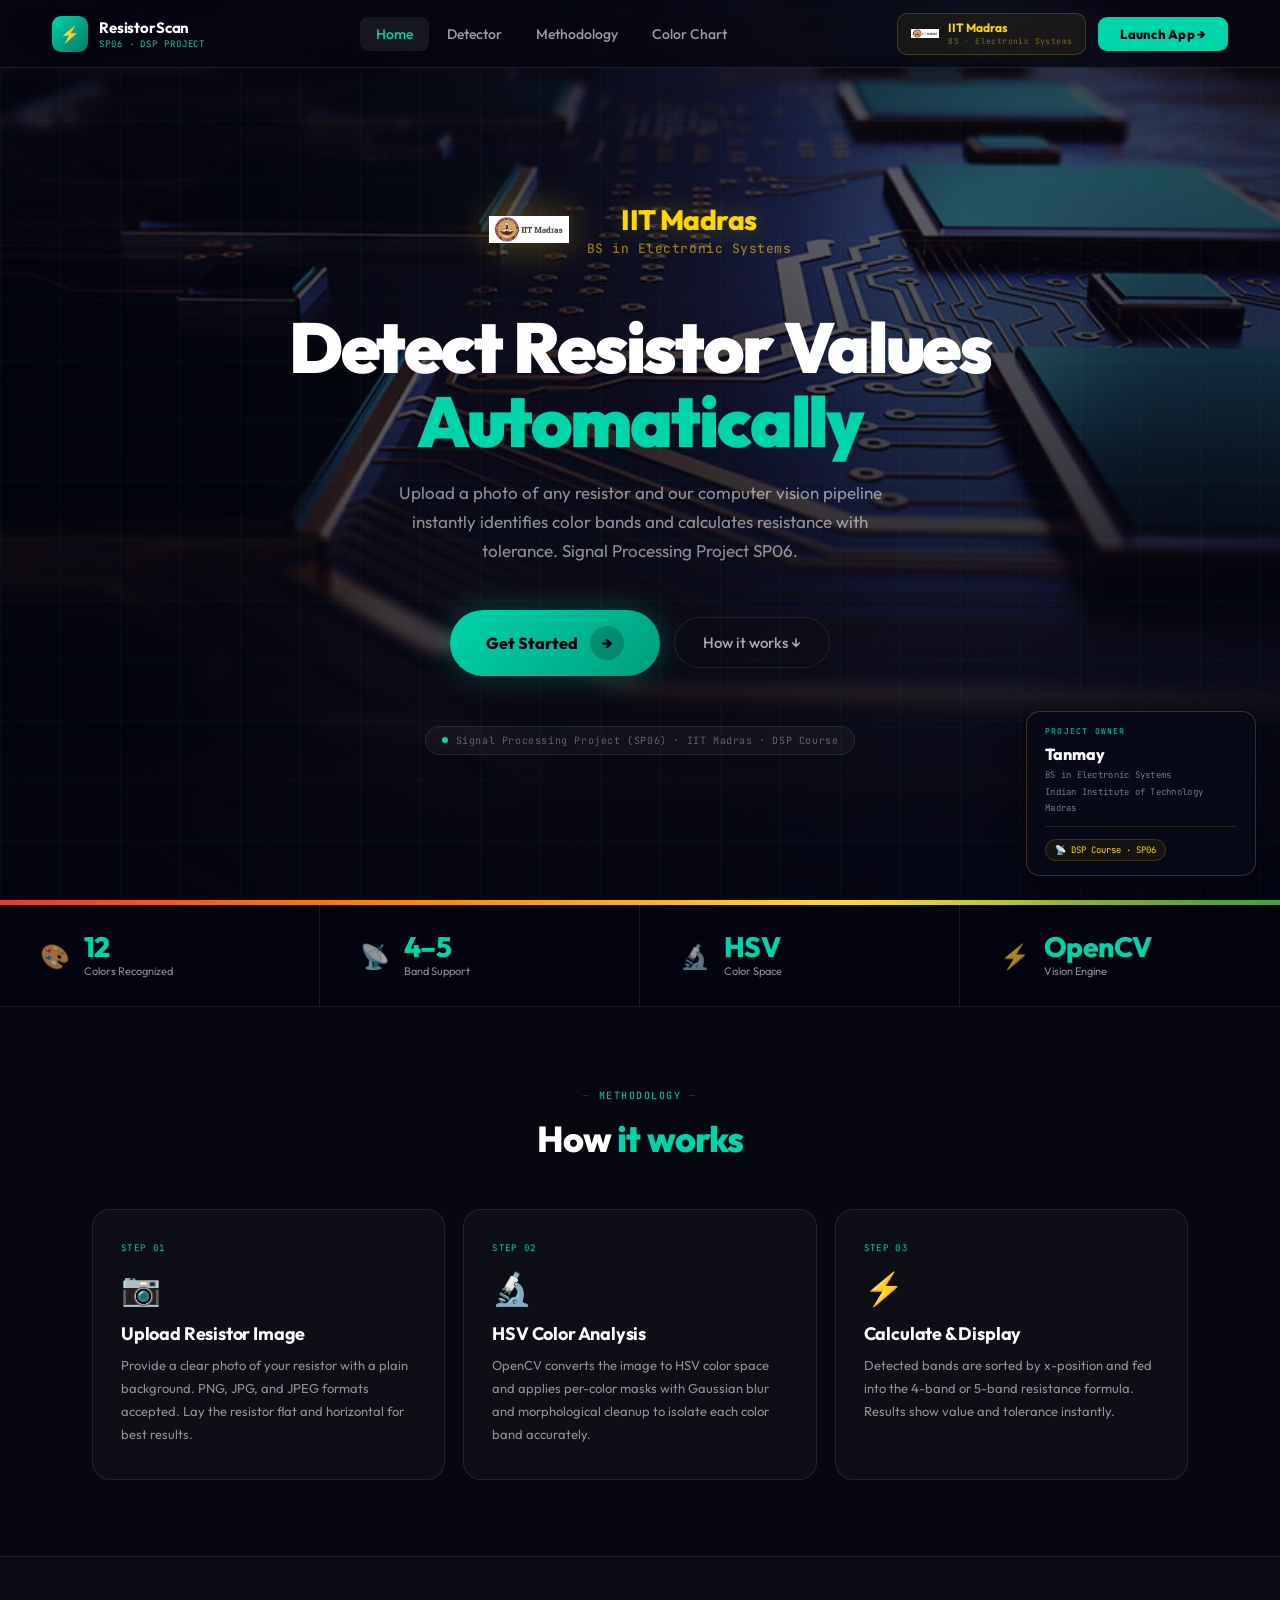
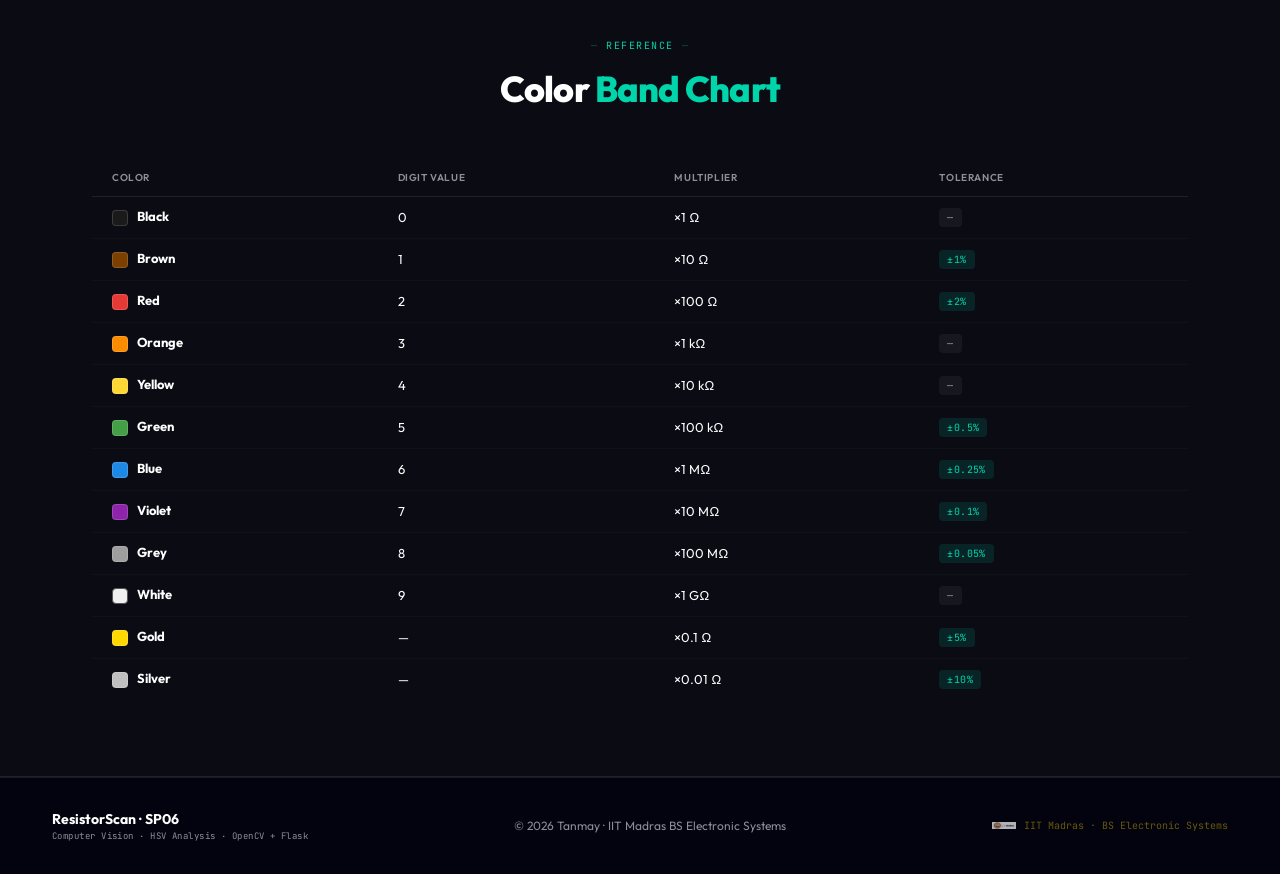
<file: templates/home.html>
<!DOCTYPE html>
<html lang="en">
<head>
<meta charset="UTF-8">
<meta name="viewport" content="width=device-width, initial-scale=1.0">
<title>SP06 — ResistorScan | IIT Madras BS Electronic Systems</title>
<link rel="preconnect" href="https://fonts.googleapis.com">
<link href="https://fonts.googleapis.com/css2?family=Outfit:wght@300;400;500;600;700;800;900&family=JetBrains+Mono:wght@300;400;500;700&display=swap" rel="stylesheet">
<style>
*,*::before,*::after{box-sizing:border-box;margin:0;padding:0}
:root{
  --accent:#00d4aa;
  --accent2:#ff6b35;
  --gold:#ffd700;
  --gold2:#e6a800;
  --text:#ffffff;
  --muted:rgba(255,255,255,0.55);
  --border:rgba(255,255,255,0.09);
  --surface:rgba(255,255,255,0.04);
  --mono:"JetBrains Mono",monospace;
  --sans:"Outfit",sans-serif;
}
html,body{min-height:100%;font-family:var(--sans);background:#06070f;color:var(--text);overflow-x:hidden}

/* HERO */
.hero{position:relative;min-height:100vh;display:flex;flex-direction:column}
.hero-bg{
  position:absolute;inset:0;
  background-image:url("/static/images/bg.jpg");
  background-size:cover;background-position:center 40%;
  z-index:0;
}
.hero-overlay{
  position:absolute;inset:0;
  background:linear-gradient(160deg,rgba(4,5,18,0.88) 0%,rgba(4,5,18,0.65) 40%,rgba(4,5,18,0.85) 75%,rgba(4,5,18,1) 100%);
  z-index:1;
}
.hero-grid{
  position:absolute;inset:0;
  background-image:linear-gradient(rgba(0,212,170,0.04) 1px,transparent 1px),linear-gradient(90deg,rgba(0,212,170,0.04) 1px,transparent 1px);
  background-size:60px 60px;z-index:2;pointer-events:none;
}

/* NAVBAR */
.navbar{
  position:relative;z-index:20;
  display:flex;align-items:center;justify-content:space-between;
  padding:0 52px;height:68px;
  background:rgba(4,5,16,0.75);backdrop-filter:blur(20px);
  border-bottom:1px solid var(--border);
}
.nav-brand{display:flex;align-items:center;gap:11px;text-decoration:none}
.nav-icon{
  width:36px;height:36px;border-radius:9px;
  background:linear-gradient(135deg,var(--accent),#007a63);
  display:flex;align-items:center;justify-content:center;font-size:16px;
}
.nav-name{font-size:15px;font-weight:700;color:#fff;letter-spacing:-.01em}
.nav-sub{font-family:var(--mono);font-size:9px;color:var(--accent);letter-spacing:.1em;text-transform:uppercase;margin-top:1px}

.nav-links{display:flex;gap:2px}
.nav-link{font-size:14px;font-weight:500;color:rgba(255,255,255,.6);text-decoration:none;padding:8px 16px;border-radius:8px;transition:all .18s}
.nav-link:hover,.nav-link.active{color:#fff;background:rgba(255,255,255,.07)}
.nav-link.active{color:var(--accent)}

.nav-right{display:flex;align-items:center;gap:12px}
.nav-iit-badge{
  display:flex;align-items:center;gap:9px;
  background:rgba(255,215,0,.06);border:1px solid rgba(255,215,0,.2);
  border-radius:10px;padding:6px 13px;
}
.nav-iit-badge img{width:28px;height:28px;object-fit:contain}
.nib-name{font-size:12px;font-weight:700;color:var(--gold);line-height:1.1}
.nib-sub{font-family:var(--mono);font-size:8px;color:rgba(255,215,0,.45);letter-spacing:.05em;margin-top:1px}
.nav-cta{
  background:var(--accent);color:#03040e;font-size:13px;font-weight:800;
  text-decoration:none;padding:9px 22px;border-radius:9px;letter-spacing:.01em;
  transition:all .2s;white-space:nowrap;
}
.nav-cta:hover{filter:brightness(1.12);transform:translateY(-1px);box-shadow:0 6px 24px rgba(0,212,170,.3)}

/* HERO BODY */
.hero-body{
  position:relative;z-index:10;flex:1;
  display:flex;flex-direction:column;align-items:center;justify-content:center;
  text-align:center;padding:56px 40px 80px;
}

.iit-logo-hero{
  display:flex;align-items:center;gap:18px;margin-bottom:42px;
  animation:fadeDown .6s ease both;
}
.iit-logo-hero img{
  width:80px;height:80px;object-fit:contain;
  filter:drop-shadow(0 0 20px rgba(255,215,0,.4));
}
.iit-text-block .iit-main{font-size:28px;font-weight:800;color:var(--gold);letter-spacing:-.02em;text-shadow:0 0 24px rgba(255,215,0,.35)}
.iit-text-block .iit-sub{font-size:13px;color:rgba(255,215,0,.55);font-weight:500;margin-top:3px;font-family:var(--mono);letter-spacing:.04em}

.hero-h1{
  font-size:clamp(40px,5.5vw,74px);font-weight:900;
  line-height:1.04;letter-spacing:-.03em;margin-bottom:20px;
  animation:fadeUp .7s .1s ease both;
}
.hero-h1 span{color:var(--accent)}
.hero-p{
  font-size:17px;color:var(--muted);max-width:520px;line-height:1.72;
  margin-bottom:44px;animation:fadeUp .7s .2s ease both;
}

.hero-btns{
  display:flex;gap:14px;align-items:center;flex-wrap:wrap;justify-content:center;
  margin-bottom:50px;animation:fadeUp .7s .3s ease both;
}
.btn-main{
  display:inline-flex;align-items:center;gap:12px;
  background:linear-gradient(135deg,var(--accent),#009e7e);
  color:#030310;font-size:16px;font-weight:800;
  text-decoration:none;padding:16px 36px;border-radius:50px;
  box-shadow:0 0 32px rgba(0,212,170,.28);transition:all .25s;
}
.btn-main:hover{transform:translateY(-3px);box-shadow:0 0 52px rgba(0,212,170,.5)}
.btn-arr{
  width:34px;height:34px;border-radius:50%;
  background:rgba(0,0,0,.2);display:flex;align-items:center;justify-content:center;font-size:16px;
}
.btn-sec{
  display:inline-flex;align-items:center;gap:8px;
  color:rgba(255,255,255,.65);font-size:15px;font-weight:500;
  text-decoration:none;padding:15px 28px;
  border:1px solid var(--border);border-radius:50px;transition:all .2s;
}
.btn-sec:hover{color:#fff;border-color:rgba(255,255,255,.28);background:rgba(255,255,255,.05)}

.proj-badge{
  display:inline-flex;align-items:center;gap:8px;
  font-family:var(--mono);font-size:10px;color:rgba(255,255,255,.35);
  background:rgba(255,255,255,.04);border:1px solid var(--border);
  border-radius:20px;padding:7px 16px;letter-spacing:.06em;
  animation:fadeUp .7s .4s ease both;
}
.pbdot{width:6px;height:6px;border-radius:50%;background:var(--accent);animation:blink 1.5s ease-in-out infinite}

/* OWNER CARD — fixed bottom-right corner */
.owner-card{
  position:fixed;bottom:24px;right:24px;z-index:50;
  background:rgba(8,10,24,0.88);backdrop-filter:blur(18px);
  border:1px solid rgba(255,215,0,.22);border-radius:14px;
  padding:14px 18px;max-width:230px;
  box-shadow:0 8px 32px rgba(0,0,0,.5);
  animation:slideInRight .6s .5s ease both;
}
.oc-label{font-family:var(--mono);font-size:8px;letter-spacing:.15em;color:var(--accent);text-transform:uppercase;margin-bottom:8px}
.oc-name{font-size:16px;font-weight:800;color:#fff;margin-bottom:3px}
.oc-details{font-family:var(--mono);font-size:9px;color:rgba(255,255,255,.45);line-height:1.8;letter-spacing:.03em}
.oc-divider{height:1px;background:rgba(255,215,0,.12);margin:10px 0}
.oc-course{
  display:inline-flex;align-items:center;gap:5px;
  font-family:var(--mono);font-size:9px;color:var(--gold);
  background:rgba(255,215,0,.06);border:1px solid rgba(255,215,0,.15);
  padding:4px 9px;border-radius:20px;
}

/* WAVE BAR */
.wave-bar{
  height:5px;
  background:linear-gradient(90deg,#e53935,#FB8C00,#FDD835,#43A047,#1E88E5,#8E24AA,#e53935);
  background-size:200% 100%;animation:shift 4s linear infinite;
}

/* STATS */
.stats{display:grid;grid-template-columns:repeat(4,1fr);background:#040410;border-bottom:1px solid var(--border)}
.stat{padding:28px 40px;border-right:1px solid var(--border);display:flex;align-items:center;gap:14px}
.stat:last-child{border-right:none}
.stat-ic{font-size:24px;opacity:.65}
.stat-n{font-size:28px;font-weight:800;color:var(--accent);letter-spacing:-.02em;line-height:1}
.stat-l{font-size:11px;color:var(--muted);margin-top:3px}

/* HOW IT WORKS */
.section{max-width:1200px;margin:0 auto;padding:76px 52px}
.section-hd{text-align:center;margin-bottom:48px}
.sec-kicker{
  display:inline-flex;align-items:center;gap:8px;
  font-family:var(--mono);font-size:10px;color:var(--accent);
  letter-spacing:.15em;text-transform:uppercase;margin-bottom:14px;
}
.sec-kicker::before,.sec-kicker::after{content:"—";opacity:.35}
.sec-title{font-size:36px;font-weight:800;letter-spacing:-.025em}
.sec-title span{color:var(--accent)}

.cards{display:grid;grid-template-columns:repeat(3,1fr);gap:18px}
.card{
  background:rgba(255,255,255,.03);border:1px solid var(--border);
  border-radius:18px;padding:32px 28px;transition:all .2s;position:relative;overflow:hidden;
}
.card::before{
  content:"";position:absolute;top:0;left:0;right:0;height:2px;
  background:linear-gradient(90deg,var(--accent),transparent);opacity:0;transition:opacity .2s;
}
.card:hover{background:rgba(255,255,255,.06);border-color:rgba(0,212,170,.2);transform:translateY(-4px)}
.card:hover::before{opacity:1}
.card-step{font-family:var(--mono);font-size:9px;color:var(--accent);letter-spacing:.15em;text-transform:uppercase;margin-bottom:14px}
.card-icon{font-size:32px;margin-bottom:14px;display:block}
.card-title{font-size:18px;font-weight:700;margin-bottom:9px;letter-spacing:-.01em}
.card-desc{font-size:13px;color:var(--muted);line-height:1.78}

/* COLOR CHART */
.chart-wrap{background:rgba(255,255,255,.015);border-top:1px solid var(--border);border-bottom:1px solid var(--border)}
.ctable{width:100%;border-collapse:collapse;font-size:13px}
.ctable th{text-align:left;padding:12px 20px;border-bottom:1px solid var(--border);color:var(--muted);font-weight:600;font-size:10px;letter-spacing:.06em;text-transform:uppercase}
.ctable td{padding:11px 20px;border-bottom:1px solid rgba(255,255,255,.025)}
.ctable tr:last-child td{border-bottom:none}
.ctable tr:hover td{background:rgba(255,255,255,.022)}
.cswatch{display:inline-block;width:16px;height:16px;border-radius:4px;border:1px solid rgba(255,255,255,.15);vertical-align:middle;margin-right:9px}
.badge{display:inline-block;font-family:var(--mono);font-size:10px;padding:3px 8px;border-radius:4px;letter-spacing:.04em}
.b-tol{background:rgba(0,212,170,.12);color:var(--accent)}
.b-na{background:rgba(255,255,255,.05);color:var(--muted)}

/* FOOTER */
.footer{
  background:#030310;border-top:1px solid var(--border);
  padding:32px 52px;display:flex;align-items:center;justify-content:space-between;flex-wrap:wrap;gap:16px;
}
.footer-left .fn{font-size:14px;font-weight:700}
.footer-left .fs{font-family:var(--mono);font-size:9px;color:var(--muted);letter-spacing:.05em;margin-top:2px}
.footer-copy{font-size:12px;color:var(--muted)}
.footer-iit{display:flex;align-items:center;gap:8px}
.footer-iit img{width:24px;height:24px;object-fit:contain;opacity:.7}
.footer-iit span{font-family:var(--mono);font-size:10px;color:rgba(255,215,0,.4)}

/* ANIMATIONS */
@keyframes fadeUp{from{opacity:0;transform:translateY(22px)}to{opacity:1;transform:none}}
@keyframes fadeDown{from{opacity:0;transform:translateY(-18px)}to{opacity:1;transform:none}}
@keyframes slideInRight{from{opacity:0;transform:translateX(30px)}to{opacity:1;transform:none}}
@keyframes shift{to{background-position:200% 0}}
@keyframes blink{0%,100%{opacity:1}50%{opacity:.2}}

@media(max-width:900px){
  .navbar{padding:0 16px}
  .nav-links,.nav-iit-badge{display:none}
  .hero-body{padding:32px 16px 56px}
  .stats{grid-template-columns:1fr 1fr}
  .stat:nth-child(2){border-right:none}
  .cards{grid-template-columns:1fr}
  .section{padding:52px 16px}
  .footer{padding:24px 16px;flex-direction:column;text-align:center}
  .owner-card{bottom:12px;right:12px;max-width:200px}
}
</style>
</head>
<body>

<section class="hero">
  <div class="hero-bg"></div>
  <div class="hero-overlay"></div>
  <div class="hero-grid"></div>

  <!-- NAVBAR -->
  <nav class="navbar">
    <a href="/" class="nav-brand">
      <div class="nav-icon">⚡</div>
      <div>
        <div class="nav-name">ResistorScan</div>
        <div class="nav-sub">SP06 · DSP Project</div>
      </div>
    </a>
    <div class="nav-links">
      <a href="/" class="nav-link active">Home</a>
      <a href="/app" class="nav-link">Detector</a>
      <a href="#how" class="nav-link">Methodology</a>
      <a href="#chart" class="nav-link">Color Chart</a>
    </div>
    <div class="nav-right">
      <div class="nav-iit-badge">
        <img src="[data-uri]" alt="IIT Madras">
        <div>
          <div class="nib-name">IIT Madras</div>
          <div class="nib-sub">BS · Electronic Systems</div>
        </div>
      </div>
      <a href="/app" class="nav-cta">Launch App →</a>
    </div>
  </nav>

  <!-- HERO BODY -->
  <div class="hero-body">
    <div class="iit-logo-hero">
      <img src="[data-uri]" alt="IIT Madras Logo">
      <div class="iit-text-block">
        <div class="iit-main">IIT Madras</div>
        <div class="iit-sub">BS in Electronic Systems</div>
      </div>
    </div>

    <h1 class="hero-h1">
      Detect Resistor Values<br>
      <span>Automatically</span>
    </h1>

    <p class="hero-p">
      Upload a photo of any resistor and our computer vision
      pipeline instantly identifies color bands and calculates
      resistance with tolerance. Signal Processing Project SP06.
    </p>

    <div class="hero-btns">
      <a href="/app" class="btn-main">
        Get Started
        <div class="btn-arr">→</div>
      </a>
      <a href="#how" class="btn-sec">How it works ↓</a>
    </div>

    <div class="proj-badge">
      <span class="pbdot"></span>
      Signal Processing Project (SP06) · IIT Madras · DSP Course
    </div>
  </div>
</section>

<!-- OWNER INFO CARD — fixed corner -->
<div class="owner-card">
  <div class="oc-label">Project Owner</div>
  <div class="oc-name">Tanmay</div>
  <div class="oc-details">
    BS in Electronic Systems<br>
    Indian Institute of Technology Madras
  </div>
  <div class="oc-divider"></div>
  <div class="oc-course">📡 DSP Course · SP06</div>
</div>

<div class="wave-bar"></div>

<!-- STATS -->
<div class="stats">
  <div class="stat"><div class="stat-ic">🎨</div><div><div class="stat-n">12</div><div class="stat-l">Colors Recognized</div></div></div>
  <div class="stat"><div class="stat-ic">📡</div><div><div class="stat-n">4–5</div><div class="stat-l">Band Support</div></div></div>
  <div class="stat"><div class="stat-ic">🔬</div><div><div class="stat-n">HSV</div><div class="stat-l">Color Space</div></div></div>
  <div class="stat"><div class="stat-ic">⚡</div><div><div class="stat-n">OpenCV</div><div class="stat-l">Vision Engine</div></div></div>
</div>

<!-- HOW IT WORKS -->
<div id="how">
  <div class="section">
    <div class="section-hd">
      <div class="sec-kicker">Methodology</div>
      <h2 class="sec-title">How <span>it works</span></h2>
    </div>
    <div class="cards">
      <div class="card">
        <div class="card-step">Step 01</div>
        <span class="card-icon">📷</span>
        <div class="card-title">Upload Resistor Image</div>
        <p class="card-desc">Provide a clear photo of your resistor with a plain background. PNG, JPG, and JPEG formats accepted. Lay the resistor flat and horizontal for best results.</p>
      </div>
      <div class="card">
        <div class="card-step">Step 02</div>
        <span class="card-icon">🔬</span>
        <div class="card-title">HSV Color Analysis</div>
        <p class="card-desc">OpenCV converts the image to HSV color space and applies per-color masks with Gaussian blur and morphological cleanup to isolate each color band accurately.</p>
      </div>
      <div class="card">
        <div class="card-step">Step 03</div>
        <span class="card-icon">⚡</span>
        <div class="card-title">Calculate &amp; Display</div>
        <p class="card-desc">Detected bands are sorted by x-position and fed into the 4-band or 5-band resistance formula. Results show value and tolerance instantly.</p>
      </div>
    </div>
  </div>
</div>

<!-- COLOR CHART -->
<div class="chart-wrap" id="chart">
  <div class="section">
    <div class="section-hd">
      <div class="sec-kicker">Reference</div>
      <h2 class="sec-title">Color <span>Band Chart</span></h2>
    </div>
    <table class="ctable">
      <thead><tr><th>Color</th><th>Digit Value</th><th>Multiplier</th><th>Tolerance</th></tr></thead>
      <tbody>
        <tr><td><span class="cswatch" style="background:#1a1a1a"></span><strong>Black</strong></td><td>0</td><td>×1 Ω</td><td><span class="badge b-na">—</span></td></tr>
        <tr><td><span class="cswatch" style="background:#7B3F00"></span><strong>Brown</strong></td><td>1</td><td>×10 Ω</td><td><span class="badge b-tol">±1%</span></td></tr>
        <tr><td><span class="cswatch" style="background:#e53935"></span><strong>Red</strong></td><td>2</td><td>×100 Ω</td><td><span class="badge b-tol">±2%</span></td></tr>
        <tr><td><span class="cswatch" style="background:#FB8C00"></span><strong>Orange</strong></td><td>3</td><td>×1 kΩ</td><td><span class="badge b-na">—</span></td></tr>
        <tr><td><span class="cswatch" style="background:#FDD835"></span><strong>Yellow</strong></td><td>4</td><td>×10 kΩ</td><td><span class="badge b-na">—</span></td></tr>
        <tr><td><span class="cswatch" style="background:#43A047"></span><strong>Green</strong></td><td>5</td><td>×100 kΩ</td><td><span class="badge b-tol">±0.5%</span></td></tr>
        <tr><td><span class="cswatch" style="background:#1E88E5"></span><strong>Blue</strong></td><td>6</td><td>×1 MΩ</td><td><span class="badge b-tol">±0.25%</span></td></tr>
        <tr><td><span class="cswatch" style="background:#8E24AA"></span><strong>Violet</strong></td><td>7</td><td>×10 MΩ</td><td><span class="badge b-tol">±0.1%</span></td></tr>
        <tr><td><span class="cswatch" style="background:#9E9E9E"></span><strong>Grey</strong></td><td>8</td><td>×100 MΩ</td><td><span class="badge b-tol">±0.05%</span></td></tr>
        <tr><td><span class="cswatch" style="background:#f0f0f0;border-color:#555"></span><strong>White</strong></td><td>9</td><td>×1 GΩ</td><td><span class="badge b-na">—</span></td></tr>
        <tr><td><span class="cswatch" style="background:#FFD700"></span><strong>Gold</strong></td><td>—</td><td>×0.1 Ω</td><td><span class="badge b-tol">±5%</span></td></tr>
        <tr><td><span class="cswatch" style="background:#C0C0C0"></span><strong>Silver</strong></td><td>—</td><td>×0.01 Ω</td><td><span class="badge b-tol">±10%</span></td></tr>
      </tbody>
    </table>
  </div>
</div>

<!-- FOOTER -->
<footer class="footer">
  <div class="footer-left">
    <div class="fn">ResistorScan · SP06</div>
    <div class="fs">Computer Vision · HSV Analysis · OpenCV + Flask</div>
  </div>
  <div class="footer-copy">© 2026 Tanmay · IIT Madras BS Electronic Systems</div>
  <div class="footer-iit">
    <img src="[data-uri]" alt="IIT Madras">
    <span>IIT Madras · BS Electronic Systems</span>
  </div>
</footer>

</body>
</html>
</file>
